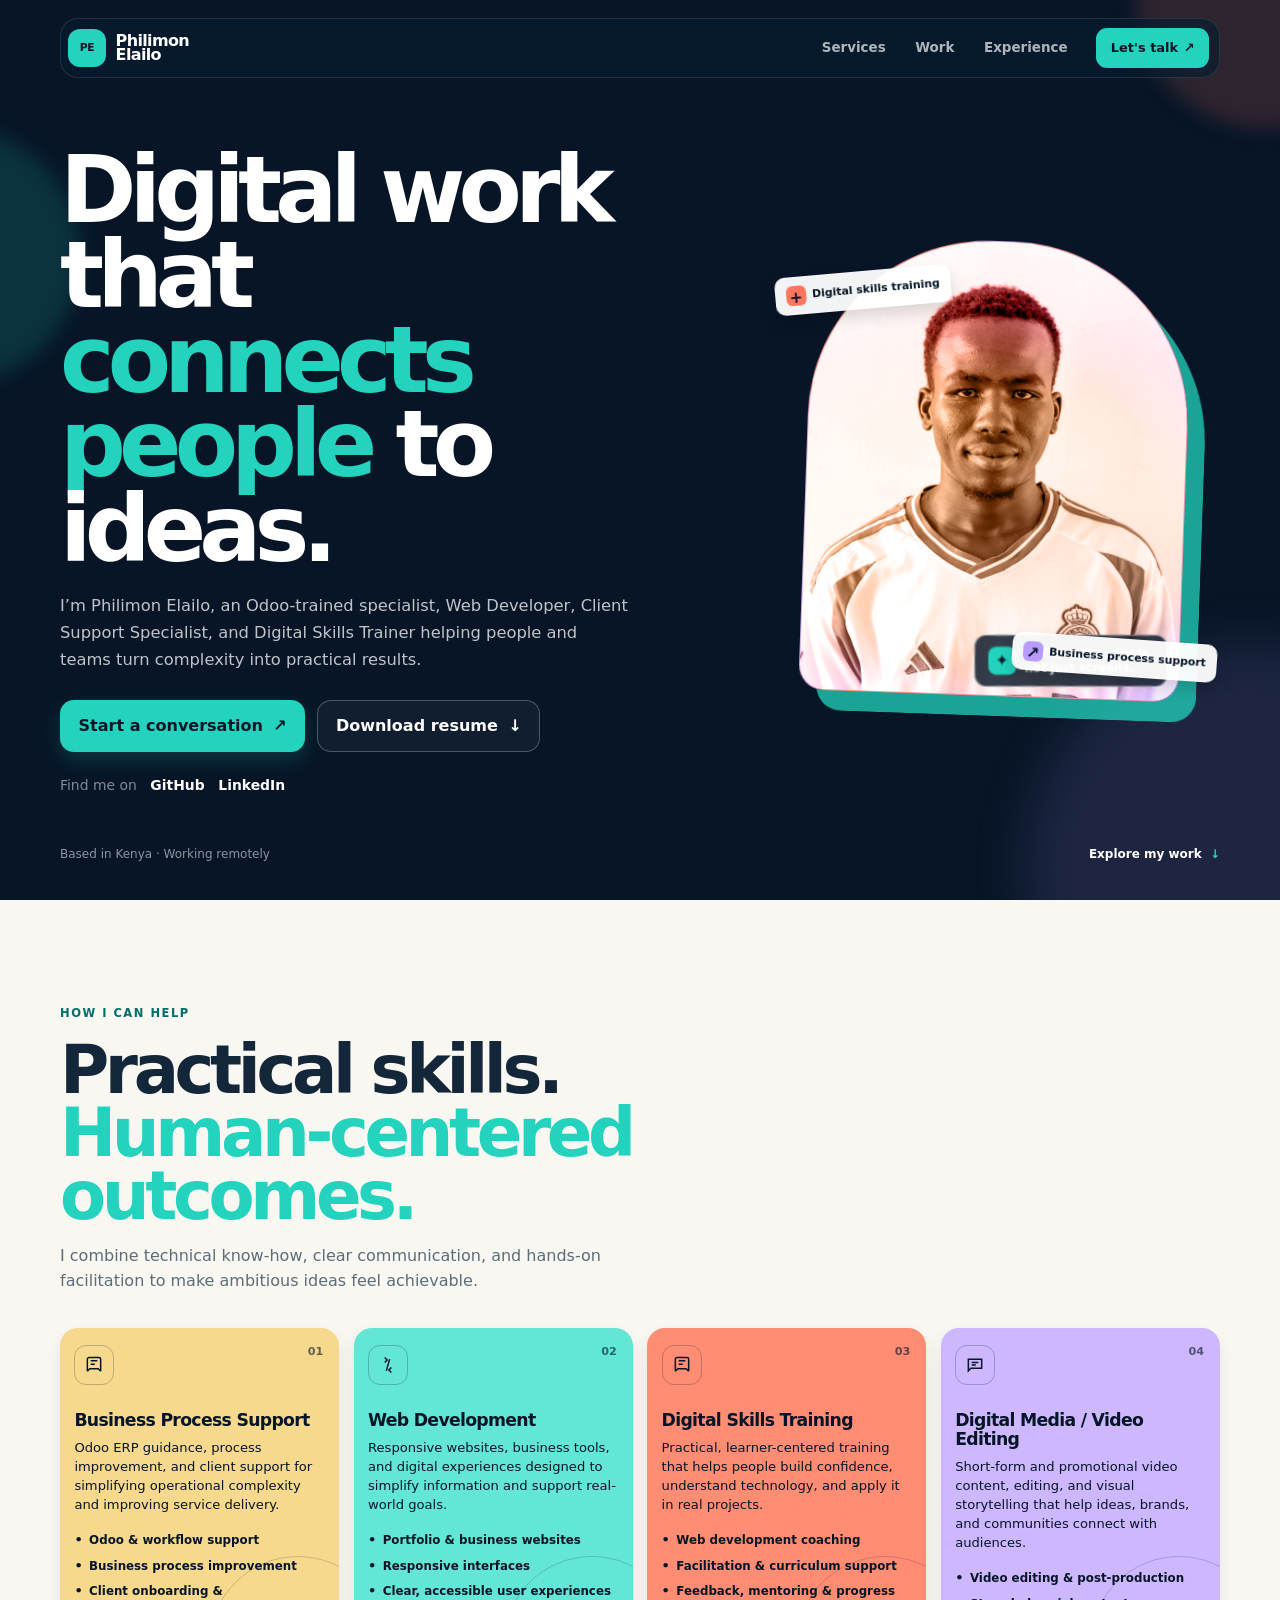
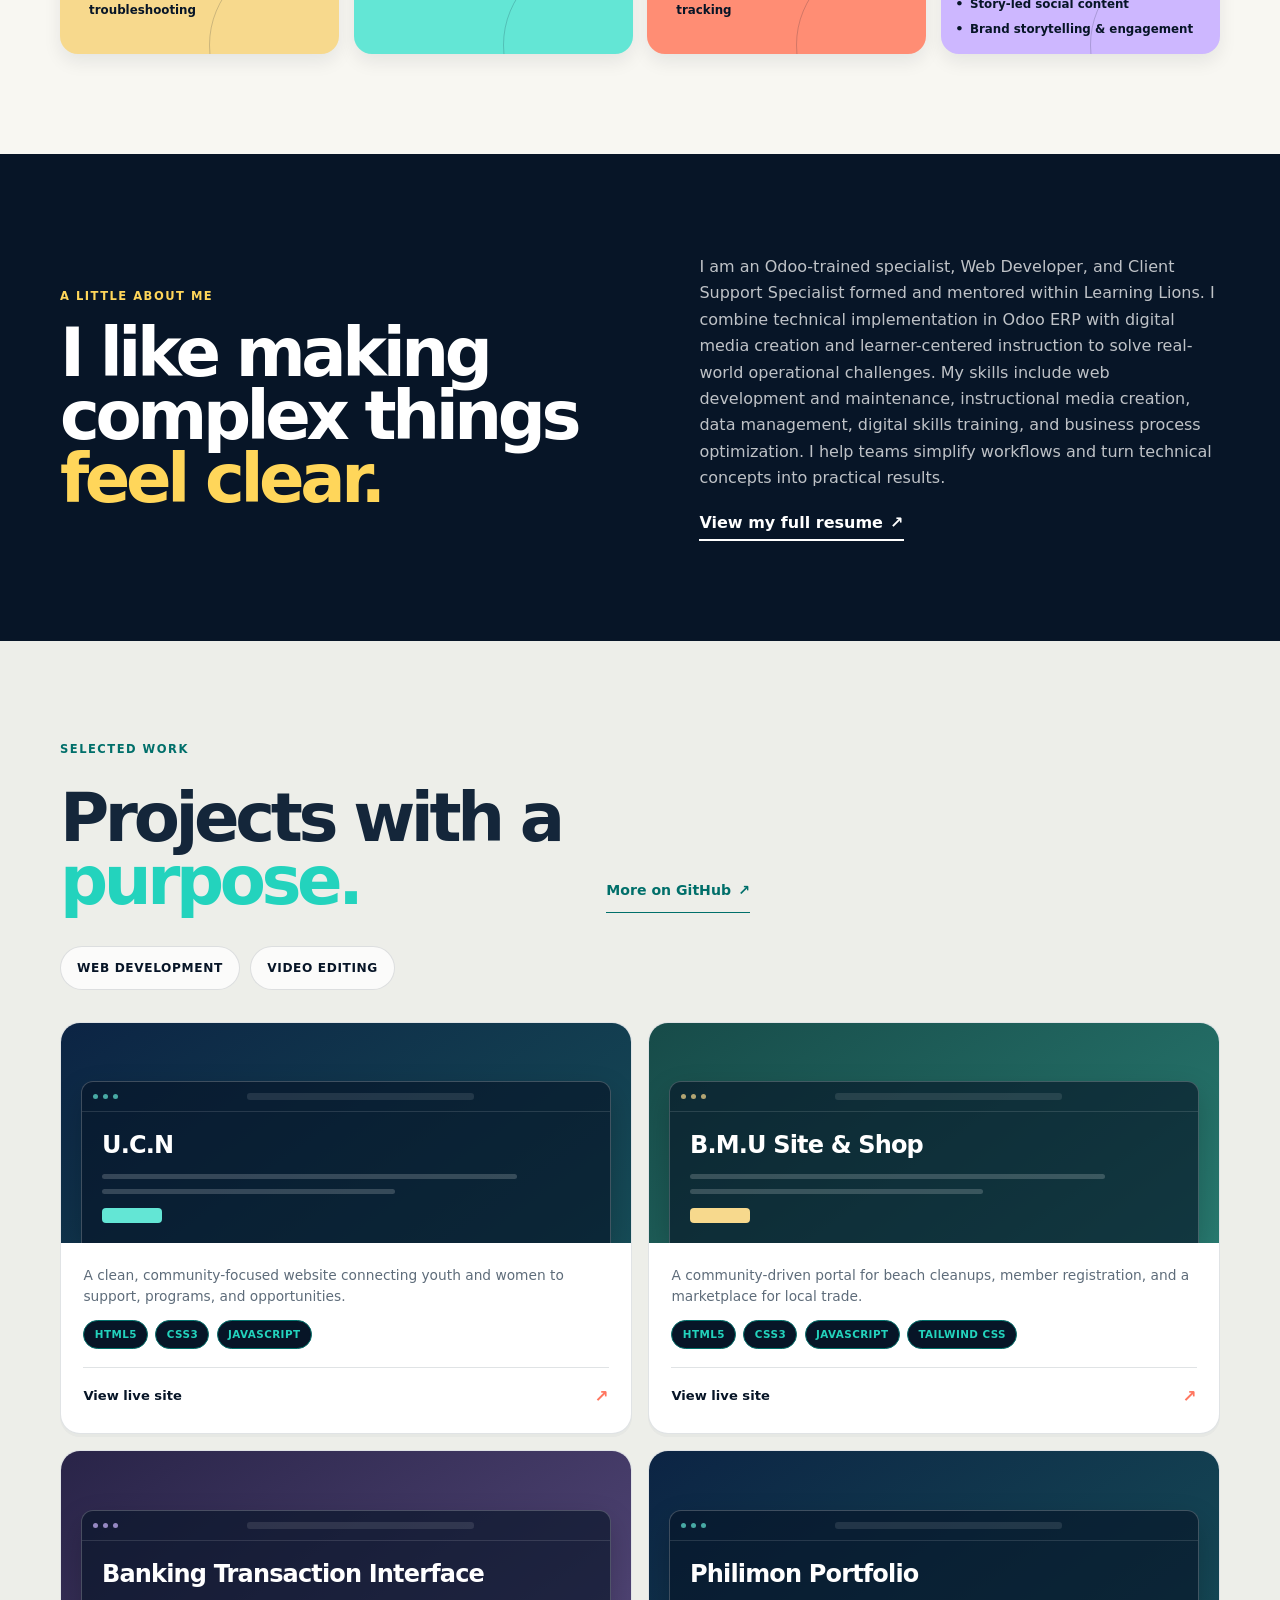
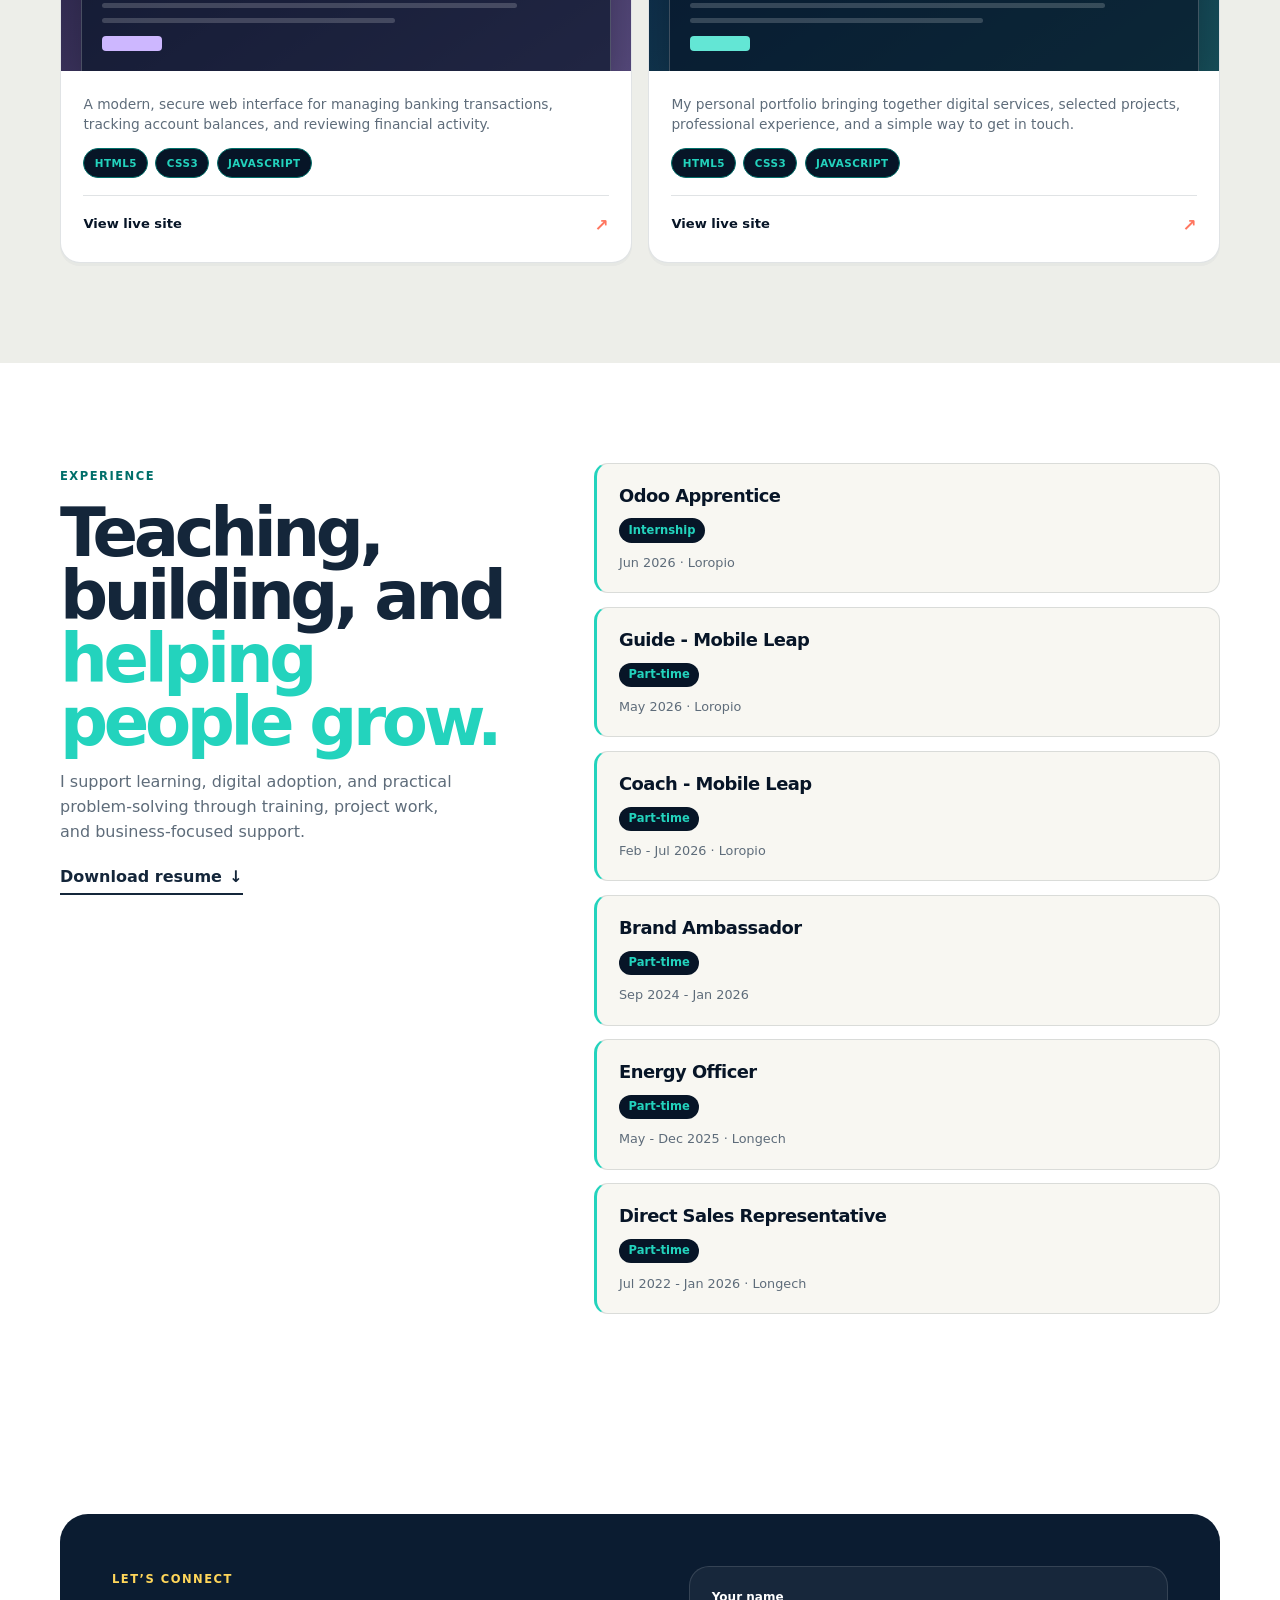
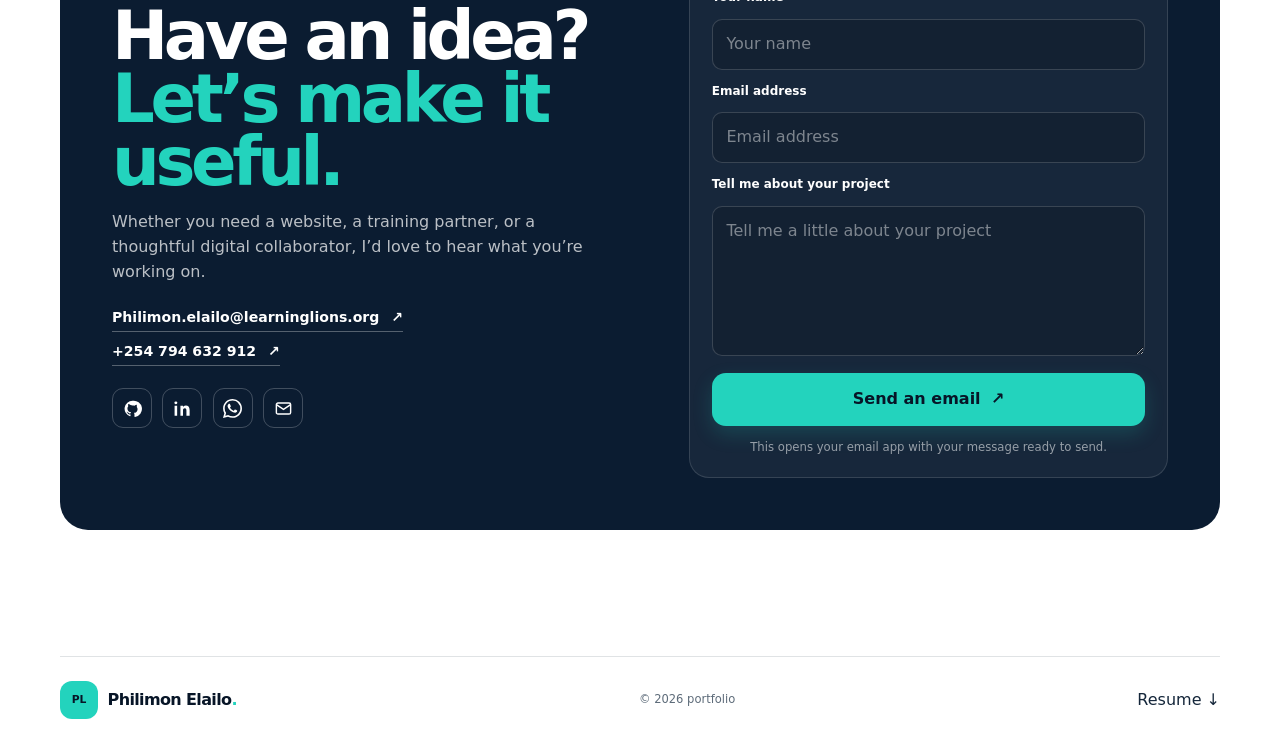
<file: index.html>
<!DOCTYPE html>
<html lang="en">
<head>
  <meta charset="UTF-8">
  <meta name="viewport" content="width=device-width, initial-scale=1.0">
  <meta name="description" content="Philimon Elailo is an Odoo-trained specialist, web developer, client support specialist, and digital skills trainer mentored within Learning Lions.">
  <meta name="theme-color" content="#071527">
  <title>Philimon Elailo | Digital Skills Trainer & Web Developer</title>
  <link rel="icon" type="image/jpeg" href="./favicon.jfif?v=3">
  <link rel="shortcut icon" href="./favicon.jfif?v=3" type="image/jpeg">
  <link rel="apple-touch-icon" href="./favicon.jfif?v=3" type="image/jpeg">
  <link rel="stylesheet" href="style.css">
</head>
<body>
  <a class="skip-link" href="#main-content">Skip to content</a>

  <header class="site-header" id="siteHeader">
    <div class="nav-shell">
      <a class="brand" href="#home" aria-label="Philimon Elailo - home">
        <span class="brand-mark">PE</span>
        <span class="brand-text">
          <span>Philimon<span class="brand-dot"></span></span>
          <span>Elailo</span>
        </span>
      </a>

      <nav class="desktop-nav" aria-label="Primary navigation">
        <a href="#services">Services</a>
        <a href="#work">Work</a>
        <a href="#experience">Experience</a>
      </nav>

      <div class="nav-actions">
        <a class="nav-contact" href="#contact">Let's talk <span aria-hidden="true">↗</span></a>
        <button class="menu-toggle" id="menuToggle" type="button" aria-label="Open menu" aria-controls="mobileMenu" aria-expanded="false">
          <span></span><span></span>
        </button>
      </div>
    </div>
  </header>

  <nav class="mobile-menu" id="mobileMenu" aria-label="Mobile navigation" aria-hidden="true">
    <a href="#services">Services</a>
    <a href="#work">Work</a>
    <a href="#experience">Experience</a>
    <a href="#contact">Let's work together <span aria-hidden="true">↗</span></a>
  </nav>

  <main id="main-content">
    <section class="hero" id="home">
      <div class="hero-orb hero-orb-one" aria-hidden="true"></div>
      <div class="hero-orb hero-orb-two" aria-hidden="true"></div>
      <div class="hero-grid content-width">
        <div class="hero-copy">
          <h1>Digital work that <span>connects people</span> to ideas.</h1>
          <p class="hero-intro">I’m Philimon Elailo, an Odoo-trained specialist, Web Developer, Client Support Specialist, and Digital Skills Trainer helping people and teams turn complexity into practical results.</p>
          <div class="hero-buttons">
            <a class="button button-primary" href="#contact">Start a conversation <span aria-hidden="true">↗</span></a>
            <a class="button button-secondary" href="Resume%20%28Philimon%20%20Elailo%29.pdf" download>Download resume <span aria-hidden="true">↓</span></a>
          </div>
          <div class="hero-social-row">
            <span>Find me on</span>
            <a href="https://github.com/philimonelailo" target="_blank" rel="noopener noreferrer">GitHub</a>
            <a href="https://www.linkedin.com/in/philimon-elailo-54816a283" target="_blank" rel="noopener noreferrer">LinkedIn</a>
          </div>
        </div>

        <div class="hero-visual reveal-on-load">
          <div class="portrait-card">
            <div class="portrait-glow" aria-hidden="true"></div>
            <img src="profile.jpg" alt="Philimon Elailo" class="portrait-image">
            <div class="portrait-label">
              <span class="portrait-label-icon" aria-hidden="true">✦</span>
              <span>Building for people,<br>not just screens.</span>
            </div>
          </div>
          <div class="floating-note note-top"><span class="note-symbol" aria-hidden="true">+</span> Digital skills training</div>
          <div class="floating-note note-bottom"><span class="note-symbol" aria-hidden="true">↗</span> Business process support</div>
        </div>
      </div>

      <div class="hero-footer content-width">
        <p>Based in Kenya · Working remotely</p>
        <a href="#services" class="scroll-cue">Explore my work <span aria-hidden="true">↓</span></a>
      </div>
    </section>

    <section class="services section" id="services">
      <div class="content-width">
        <div class="section-heading">
          <p class="eyebrow">How I can help</p>
          <h2>Practical skills.<br><span>Human-centered outcomes.</span></h2>
          <p>I combine technical know-how, clear communication, and hands-on facilitation to make ambitious ideas feel achievable.</p>
        </div>

        <div class="service-grid">
          <article class="service-card service-card-sand reveal">
            <div class="service-number">01</div>
            <div class="service-icon" aria-hidden="true">
              <svg viewBox="0 0 24 24" fill="none" stroke="currentColor" stroke-width="1.8"><path d="M4 19.5V5a2 2 0 0 1 2-2h12a2 2 0 0 1 2 2v14.5M8 7h8M8 11h5M4 19.5l3-3h10l3 3"/></svg>
            </div>
            <h3>Business Process Support</h3>
            <p>Odoo ERP guidance, process improvement, and client support for simplifying operational complexity and improving service delivery.</p>
            <ul>
              <li>Odoo & workflow support</li>
              <li>Business process improvement</li>
              <li>Client onboarding & troubleshooting</li>
            </ul>
          </article>

          <article class="service-card service-card-teal reveal">
            <div class="service-number">02</div>
            <div class="service-icon" aria-hidden="true">
              <svg viewBox="0 0 24 24" fill="none" stroke="currentColor" stroke-width="1.8"><path d="m8 9 3-3-3-3M16 15l-3 3 3 3M14 5l-4 14"/></svg>
            </div>
            <h3>Web Development</h3>
            <p>Responsive websites, business tools, and digital experiences designed to simplify information and support real-world goals.</p>
            <ul>
              <li>Portfolio & business websites</li>
              <li>Responsive interfaces</li>
              <li>Clear, accessible user experiences</li>
            </ul>
          </article>

          <article class="service-card service-card-coral reveal">
            <div class="service-number">03</div>
            <div class="service-icon" aria-hidden="true">
              <svg viewBox="0 0 24 24" fill="none" stroke="currentColor" stroke-width="1.8"><path d="M4 19.5V5a2 2 0 0 1 2-2h12a2 2 0 0 1 2 2v14.5M8 7h8M8 11h5M4 19.5l3-3h10l3 3"/></svg>
            </div>
            <h3>Digital Skills Training</h3>
            <p>Practical, learner-centered training that helps people build confidence, understand technology, and apply it in real projects.</p>
            <ul>
              <li>Web development coaching</li>
              <li>Facilitation & curriculum support</li>
              <li>Feedback, mentoring & progress tracking</li>
            </ul>
          </article>

          <article class="service-card service-card-lilac reveal">
            <div class="service-number">04</div>
            <div class="service-icon" aria-hidden="true">
              <svg viewBox="0 0 24 24" fill="none" stroke="currentColor" stroke-width="1.8"><path d="M4 5h16v11H7l-3 3V5Z"/><path d="M8 9h8M8 12h5"/></svg>
            </div>
            <h3>Digital Media / Video Editing</h3>
            <p>Short-form and promotional video content, editing, and visual storytelling that help ideas, brands, and communities connect with audiences.</p>
            <ul>
              <li>Video editing & post-production</li>
              <li>Story-led social content</li>
              <li>Brand storytelling & engagement</li>
            </ul>
          </article>
        </div>
      </div>
    </section>

    <section class="about-strip section">
      <div class="content-width about-layout">
        <div class="about-statement reveal">
          <p class="eyebrow">A little about me</p>
          <h2>I like making complex things <span>feel clear.</span></h2>
        </div>
        <div class="about-copy reveal">
          <p>I am an Odoo-trained specialist, Web Developer, and Client Support Specialist formed and mentored within Learning Lions. I combine technical implementation in Odoo ERP with digital media creation and learner-centered instruction to solve real-world operational challenges. My skills include web development and maintenance, instructional media creation, data management, digital skills training, and business process optimization. I help teams simplify workflows and turn technical concepts into practical results.</p>
          <a class="text-link" href="Resume%20%28Philimon%20%20Elailo%29.pdf" target="_blank" rel="noopener noreferrer">View my full resume <span aria-hidden="true">↗</span></a>
        </div>
      </div>
    </section>

    <section class="work section" id="work">
      <div class="content-width">
        <div class="section-heading section-heading-work">
          <p class="eyebrow">Selected work</p>
          <h2>Projects with a <span>purpose.</span></h2>
          <a class="inline-social-link" href="https://github.com/philimonelailo" target="_blank" rel="noopener noreferrer">More on GitHub <span aria-hidden="true">↗</span></a>
        </div>

        <div class="project-toolbar">
          <div class="project-filters" id="projectFilters" aria-label="Project categories">
            <button class="filter-tab" type="button" data-filter="web">Web Development</button>
            <button class="filter-tab" type="button" data-filter="video">Video Editing</button>
          </div>
        </div>

        <aside class="video-portfolio-callout" id="videoPortfolioCallout" hidden>
          <div class="video-portfolio-callout__content">
            <p class="video-portfolio-callout__eyebrow">Video portfolio</p>
            <h3>Watch my video editing work on YouTube.</h3>
            <p>Explore a playlist of edited projects, short-form content, and visual storytelling work directly on my YouTube channel.</p>
            <a href="https://youtube.com/@classicphilemon?si=9u10UZ4F9rAqw1VJ" target="_blank" rel="noopener noreferrer">WATCH ON YOUTUBE <span aria-hidden="true">↗</span></a>
          </div>
        </aside>

        <div class="project-grid" id="projectGrid" aria-live="polite"></div>
      </div>
    </section>

    <div class="video-modal" id="videoModal" aria-hidden="true">
      <div class="video-modal-backdrop" data-close-video-modal="true"></div>
      <div class="video-modal-dialog" role="dialog" aria-modal="true" aria-labelledby="videoModalTitle">
        <button class="video-modal-close" type="button" aria-label="Close video" data-close-video-modal="true">×</button>
        <p class="video-modal-title" id="videoModalTitle">Project video</p>
        <video id="videoPlayer" controls playsinline preload="metadata" src=""></video>
      </div>
    </div>

    <section class="experience section" id="experience">
      <div class="content-width experience-layout">
        <div class="experience-intro reveal">
          <p class="eyebrow">Experience</p>
          <h2>Teaching, building, and <span>helping people grow.</span></h2>
          <p>I support learning, digital adoption, and practical problem-solving through training, project work, and business-focused support.</p>
          <a class="text-link" href="Resume%20%28Philimon%20%20Elailo%29.pdf" download>Download resume <span aria-hidden="true">↓</span></a>
        </div>
        <div class="timeline reveal">
          <article class="timeline-item">
            <div>
              <h3>Odoo Apprentice</h3>
              <p>Internship</p>
              <span>Jun 2026 · Loropio</span>
            </div>
          </article>
          <article class="timeline-item">
            <div>
              <h3>Guide - Mobile Leap</h3>
              <p>Part-time</p>
              <span>May 2026 · Loropio</span>
            </div>
          </article>
          <article class="timeline-item">
            <div>
              <h3>Coach - Mobile Leap</h3>
              <p>Part-time</p>
              <span>Feb - Jul 2026 · Loropio</span>
            </div>
          </article>
          <article class="timeline-item">
            <div>
              <h3>Brand Ambassador</h3>
              <p>Part-time</p>
              <span>Sep 2024 - Jan 2026</span>
            </div>
          </article>
          <article class="timeline-item">
            <div>
              <h3>Energy Officer</h3>
              <p>Part-time</p>
              <span>May - Dec 2025 · Longech</span>
            </div>
          </article>
          <article class="timeline-item">
            <div>
              <h3>Direct Sales Representative</h3>
              <p>Part-time</p>
              <span>Jul 2022 - Jan 2026 · Longech</span>
            </div>
          </article>
        </div>
      </div>
    </section>

    <section class="contact section" id="contact">
      <div class="contact-panel content-width">
        <div class="contact-copy reveal">
          <p class="eyebrow">Let’s connect</p>
          <h2>Have an idea?<br><span>Let’s make it useful.</span></h2>
          <p>Whether you need a website, a training partner, or a thoughtful digital collaborator, I’d love to hear what you’re working on.</p>
          <div class="contact-direct-links">
            <a href="mailto:Philimon.elailo@learninglions.org">Philimon.elailo@learninglions.org <span aria-hidden="true">↗</span></a>
            <a href="tel:+254794632912">+254 794 632 912 <span aria-hidden="true">↗</span></a>
          </div>
          <div class="social-icons" aria-label="Professional and contact links">
            <a href="https://github.com/philimonelailo" target="_blank" rel="noopener noreferrer" aria-label="GitHub">
              <svg viewBox="0 0 24 24" fill="currentColor" aria-hidden="true"><path d="M12 2.2A10 10 0 0 0 8.84 21.69c.5.09.68-.22.68-.48v-1.77c-2.78.61-3.37-1.18-3.37-1.18-.45-1.16-1.11-1.47-1.11-1.47-.9-.62.07-.61.07-.61 1 .07 1.52 1.03 1.52 1.03.89 1.52 2.33 1.08 2.9.83.09-.65.35-1.08.63-1.33-2.22-.25-4.56-1.11-4.56-4.95 0-1.09.39-1.99 1.03-2.69-.1-.25-.45-1.27.1-2.65 0 0 .84-.27 2.75 1.03A9.55 9.55 0 0 1 12 8.1c.85 0 1.7.12 2.5.34 1.9-1.3 2.75-1.03 2.75-1.03.55 1.38.2 2.4.1 2.65.64.7 1.03 1.6 1.03 2.69 0 3.85-2.35 4.69-4.58 4.94.36.31.68.9.68 1.81v2.69c0 .26.18.57.69.47A10 10 0 0 0 12 2.2Z"/></svg>
            </a>
            <a href="https://www.linkedin.com/in/philimon-elailo-54816a283" target="_blank" rel="noopener noreferrer" aria-label="LinkedIn">
              <svg viewBox="0 0 24 24" fill="currentColor" aria-hidden="true"><path d="M5.24 8.55H2V21h3.24V8.55ZM3.62 3A1.89 1.89 0 1 0 3.62 6.78 1.89 1.89 0 0 0 3.62 3ZM21 13.86c0-3.76-2.01-5.51-4.7-5.51-2.17 0-3.14 1.19-3.68 2.02V8.55H9.38V21h3.24v-6.16c0-1.63.31-3.21 2.33-3.21 1.99 0 2.02 1.87 2.02 3.32V21H21v-7.14Z"/></svg>
            </a>
            <a href="https://wa.me/254794632912" target="_blank" rel="noopener noreferrer" aria-label="WhatsApp">
              <svg viewBox="0 0 24 24" fill="currentColor" aria-hidden="true"><path d="M20.52 3.48A11.94 11.94 0 0 0 12.03 0C5.45 0 .1 5.35.1 11.94c0 2.1.55 4.15 1.6 5.96L0 24l6.27-1.64a11.9 11.9 0 0 0 5.75 1.47h.01c6.58 0 11.94-5.35 11.94-11.94 0-3.19-1.24-6.18-3.45-8.41Zm-8.49 18.3h-.01a9.88 9.88 0 0 1-5.03-1.37l-.36-.21-3.72.98 1-3.62-.24-.38a9.86 9.86 0 0 1-1.51-5.25c0-5.45 4.43-9.88 9.88-9.88 2.64 0 5.12 1.03 6.99 2.9a9.81 9.81 0 0 1 2.9 6.99c0 5.45-4.44 9.88-9.9 9.88Zm5.41-7.4c-.3-.15-1.78-.88-2.06-.98-.28-.1-.48-.15-.69.15-.2.3-.78.98-.95 1.18-.18.2-.35.23-.65.08-1.79-.9-2.97-1.61-4.16-3.65-.32-.55.32-.51.91-1.7.1-.2.05-.37-.02-.52-.08-.15-.69-1.65-.94-2.26-.25-.6-.51-.52-.69-.53l-.58-.01c-.2 0-.52.08-.79.38-.27.3-1.04 1.01-1.04 2.47 0 1.45 1.07 2.86 1.21 3.06.15.2 2.1 3.2 5.09 4.5.71.3 1.27.49 1.7.63.72.23 1.37.2 1.89.12.58-.09 1.78-.73 2.03-1.43.25-.7.25-1.31.18-1.43-.08-.12-.28-.2-.58-.35Z"/></svg>
            </a>
            <a href="mailto:Philimon.elailo@learninglions.org" aria-label="Email">
              <svg viewBox="0 0 24 24" fill="none" stroke="currentColor" stroke-width="1.8" aria-hidden="true"><rect x="3" y="5" width="18" height="14" rx="2"/><path d="m3 7 9 6 9-6"/></svg>
            </a>
          </div>
        </div>

        <form class="contact-form reveal" id="contactForm">
          <label for="name">Your name</label>
          <input id="name" name="name" type="text" autocomplete="name" placeholder="Your name" required>
          <label for="email">Email address</label>
          <input id="email" name="email" type="email" autocomplete="email" placeholder="Email address" required>
          <label for="message">Tell me about your project</label>
          <textarea id="message" name="message" rows="5" placeholder="Tell me a little about your project" required></textarea>
          <button class="button button-primary" type="submit">Send an email <span aria-hidden="true">↗</span></button>
          <p class="form-note" id="formNote" role="status">This opens your email app with your message ready to send.</p>
        </form>
      </div>
    </section>
  </main>

  <footer class="site-footer">
    <div class="content-width footer-inner">
      <a class="brand" href="#home" aria-label="Back to top"><span class="brand-mark">PL</span><span>Philimon Elailo<span class="brand-dot">.</span></span></a>
      <p>© <span id="year"></span> portfolio</p>
      <div class="footer-actions">
        <a href="Resume%20%28Philimon%20%20Elailo%29.pdf" download>Resume <span aria-hidden="true">↓</span></a>
      </div>
    </div>
  </footer>

  <script>
    const projectGrid = document.getElementById('projectGrid');
    const projectState = document.getElementById('projectState');
    const filterTabs = document.querySelectorAll('.filter-tab');
    const videoModal = document.getElementById('videoModal');
    const videoPlayer = document.getElementById('videoPlayer');
    const videoModalTitle = document.getElementById('videoModalTitle');

    const defaultProjects = [
      {
        id: 'demo-web-1',
        title: 'U.C.N',
        type: 'web',
        description: 'A clean, community-focused website connecting youth and women to support, programs, and opportunities.',
        tags: ['HTML5', 'CSS3', 'JavaScript'],
        media_url: '',
        project_url: 'https://philimonelailo.github.io/ucn/',
        display_order: 1
      },
      {
        id: 'demo-web-2',
        title: 'B.M.U Site & Shop',
        type: 'web',
        description: 'A community-driven portal for beach cleanups, member registration, and a marketplace for local trade.',
        tags: ['HTML5', 'CSS3', 'JavaScript', 'Tailwind CSS'],
        media_url: '',
        project_url: 'https://philimonelailo.github.io/Fish-market/',
        display_order: 2
      },
      {
        id: 'demo-web-3',
        title: 'Banking Transaction Interface',
        type: 'web',
        description: 'A modern, secure web interface for managing banking transactions, tracking account balances, and reviewing financial activity.',
        tags: ['HTML5', 'CSS3', 'JavaScript'],
        media_url: '',
        project_url: 'https://philimonelailo.github.io/banking-transaction-interface/',
        display_order: 3
      },
      {
        id: 'demo-web-4',
        title: 'Philimon Portfolio',
        type: 'web',
        description: 'My personal portfolio bringing together digital services, selected projects, professional experience, and a simple way to get in touch.',
        tags: ['HTML5', 'CSS3', 'JavaScript'],
        media_url: '',
        project_url: 'https://philimonelailo.github.io/Philimon-portfolio/',
        display_order: 4
      }
    ];

    function escapeHtml(value = '') {
      return String(value)
        .replace(/&/g, '&amp;')
        .replace(/</g, '&lt;')
        .replace(/>/g, '&gt;')
        .replace(/"/g, '&quot;')
        .replace(/'/g, '&#039;');
    }

    function getProjectTags(project) {
      if (Array.isArray(project.tags)) return project.tags.filter(Boolean);
      if (!project.tags) return [];
      return String(project.tags).split(',').map((tag) => tag.trim()).filter(Boolean);
    }

    function openVideoModal(videoUrl, title) {
      if (!videoModal || !videoPlayer) return;
      videoModal.classList.add('visible');
      videoModal.setAttribute('aria-hidden', 'false');
      videoPlayer.src = videoUrl || '';
      if (videoModalTitle) videoModalTitle.textContent = title || 'Project video';
    }

    function closeVideoModal() {
      if (!videoModal || !videoPlayer) return;
      videoModal.classList.remove('visible');
      videoModal.setAttribute('aria-hidden', 'true');
      videoPlayer.pause();
      videoPlayer.removeAttribute('src');
      videoPlayer.load();
    }

    function renderProjectCard(project) {
      const tags = getProjectTags(project);
      const tagMarkup = tags.length ? tags.map((tag) => `<span>${escapeHtml(tag)}</span>`).join('') : '<span>Featured</span>';

      if (project.type === 'video') {
        const poster = project.media_url || 'https://images.unsplash.com/photo-1492691527719-9d1e07e534b4?auto=format&fit=crop&w=1200&q=80';
        const projectLink = project.project_url ? `<a href="${encodeURI(project.project_url)}" target="_blank" rel="noopener noreferrer">Watch project <span aria-hidden="true">↗</span></a>` : '';

        return `
          <article class="project-card project-card-video reveal">
            <button class="project-video-trigger" type="button" data-video-url="${escapeHtml(project.media_url || '')}" data-video-title="${escapeHtml(project.title || 'Video Project')}" aria-label="Play ${escapeHtml(project.title || 'video project')}">
              <div class="project-art project-art-video" style="background-image: url('${escapeHtml(poster)}');">
                <span class="video-play-badge" aria-hidden="true">▶</span>
              </div>
            </button>
            <div class="project-details">
              <p class="project-type">Video editing • video</p>
              <h3>${escapeHtml(project.title || 'Untitled project')}</h3>
              <p>${escapeHtml(project.description || 'No description available yet.')}</p>
              <div class="project-stack" aria-label="Project tags">${tagMarkup}</div>
              ${projectLink}
            </div>
          </article>
        `;
      }

      const projectLink = project.project_url
        ? `<a href="${encodeURI(project.project_url)}" target="_blank" rel="noopener noreferrer" aria-label="View ${escapeHtml(project.title || 'project')} live site (opens in a new tab)">View live site <span aria-hidden="true">↗</span></a>`
        : '<span class="project-link-placeholder">Project link pending</span>';

      return `
        <article class="project-card project-card-site reveal">
          <div class="project-art project-art-web">
            <div class="project-browser">
              <div class="project-browser-bar"><i></i><i></i><i></i><span></span></div>
              <div class="project-browser-content">
                <h3 class="art-project-title">${escapeHtml(project.title || 'Project')}</h3>
                <span class="project-browser-line"></span>
                <span class="project-browser-line"></span>
                <span class="project-browser-button"></span>
              </div>
            </div>
          </div>
          <div class="project-details">
            <p>${escapeHtml(project.description || 'No description available yet.')}</p>
            <div class="project-stack" aria-label="Project tags">${tagMarkup}</div>
            ${projectLink}
          </div>
        </article>
      `;
    }

    let activeFilter = 'all';
    const videoPortfolioCallout = document.getElementById('videoPortfolioCallout');

    function updateVideoPortfolioCallout() {
      if (!videoPortfolioCallout) return;
      const isVideoFilterActive = activeFilter === 'video';
      videoPortfolioCallout.hidden = !isVideoFilterActive;
      videoPortfolioCallout.classList.toggle('visible', isVideoFilterActive);
    }

    function renderProjects(projects) {
      if (!projectGrid) return;

      const filteredProjects = projects.filter((project) => {
        return activeFilter === 'all' ? true : project.type === activeFilter;
      });

      if (!filteredProjects.length) {
        projectGrid.innerHTML = '';
        if (projectState) {
          projectState.hidden = false;
          projectState.textContent = 'No projects match this filter yet.';
        }
        return;
      }

      projectGrid.innerHTML = filteredProjects.map(renderProjectCard).join('');
      if (projectState) projectState.hidden = true;

      projectGrid.querySelectorAll('[data-video-url]').forEach((trigger) => {
        trigger.addEventListener('click', () => {
          openVideoModal(trigger.getAttribute('data-video-url'), trigger.getAttribute('data-video-title'));
        });
      });

      projectGrid.querySelectorAll('.reveal').forEach((item) => item.classList.add('visible'));
    }

    function initProjectGallery() {
      renderProjects(defaultProjects);
      updateVideoPortfolioCallout();

      filterTabs.forEach((button) => {
        button.addEventListener('click', () => {
          activeFilter = button.dataset.filter || 'all';
          filterTabs.forEach((tab) => tab.classList.toggle('active', tab === button));
          updateVideoPortfolioCallout();
          renderProjects(defaultProjects);
        });
      });

      if (videoModal) {
        videoModal.addEventListener('click', (event) => {
          if (event.target.matches('[data-close-video-modal]')) {
            closeVideoModal();
          }
        });

        document.addEventListener('keydown', (event) => {
          if (event.key === 'Escape' && videoModal.classList.contains('visible')) {
            closeVideoModal();
          }
        });
      }
    }

    initProjectGallery();
  </script>
  <script src="script.js"></script>
</body>
</html>
</file>
<file: style.css>
:root {
  --ink: #071527;
  --ink-soft: #0b1c31;
  --paper: #f8f7f2;
  --paper-deep: #edeee9;
  --white: #ffffff;
  --text: #14263a;
  --muted: #5e6c7a;
  --line: rgba(20, 38, 58, 0.13);
  --teal: #23d3bd;
  --teal-dark: #006f6a;
  --coral: #ff765f;
  --lilac: #b89bff;
  --yellow: #ffd65a;
  --shadow: 0 18px 48px rgba(7, 21, 39, 0.12);
  --content: 1160px;
  --radius: 24px;
}

* { box-sizing: border-box; }

html { scroll-behavior: smooth; }

body {
  margin: 0;
  min-width: 320px;
  overflow-x: hidden;
  background: var(--paper);
  color: var(--text);
  font-family: Inter, ui-sans-serif, system-ui, -apple-system, BlinkMacSystemFont, "Segoe UI", sans-serif;
  line-height: 1.55;
  -webkit-font-smoothing: antialiased;
}

body.menu-open { overflow: hidden; }

img { display: block; max-width: 100%; }

a { color: inherit; text-decoration: none; }

button, input, textarea { font: inherit; }

button { cursor: pointer; }

::selection { background: var(--teal); color: var(--ink); }

:focus-visible { outline: 3px solid var(--coral); outline-offset: 4px; }

[id] { scroll-margin-top: 88px; }

.content-width {
  width: min(var(--content), calc(100% - 40px));
  margin-inline: auto;
}

.skip-link {
  position: fixed;
  top: -100px;
  left: 1rem;
  z-index: 2000;
  padding: .7rem 1rem;
  border-radius: 8px;
  background: var(--white);
  color: var(--ink);
  font-weight: 800;
}

.skip-link:focus { top: 1rem; }

.site-header {
  position: fixed;
  inset: 0 0 auto;
  z-index: 100;
  padding: 12px 0;
  transition: background .25s ease, box-shadow .25s ease, padding .25s ease;
}

.site-header.scrolled {
  padding: 8px 0;
  background: rgba(7, 21, 39, .89);
  box-shadow: 0 8px 28px rgba(0, 0, 0, .12);
  backdrop-filter: blur(16px);
}

.nav-shell {
  width: min(var(--content), calc(100% - 32px));
  min-height: 56px;
  margin: auto;
  padding: 0 10px 0 4px;
  display: flex;
  align-items: center;
  justify-content: space-between;
  gap: 1rem;
  border: 1px solid rgba(255,255,255,.1);
  border-radius: 18px;
  background: rgba(8, 28, 48, .68);
  color: var(--white);
  backdrop-filter: blur(16px);
}

.brand { display: inline-flex; align-items: center; gap: .6rem; font-weight: 800; letter-spacing: -.04em; }
.brand-mark { display: grid; place-items: center; width: 38px; height: 38px; border-radius: 12px; background: var(--teal); color: var(--ink); font-size: .67rem; letter-spacing: -.02em; }
.brand-text { display: flex; flex-direction: column; line-height: .85; }
.brand-text span { display: block; }
.brand-dot { color: var(--teal); }

.desktop-nav { display: none; }

.nav-actions { display: flex; align-items: center; gap: .25rem; }

.nav-contact { display: none; }

.menu-toggle {
  width: 44px;
  height: 44px;
  display: grid;
  place-content: center;
  gap: 6px;
  border: 0;
  border-radius: 12px;
  background: transparent;
  color: var(--white);
}

.menu-toggle span { display: block; width: 20px; height: 2px; background: currentColor; transition: transform .2s ease; }
.menu-toggle[aria-expanded="true"] span:first-child { transform: translateY(4px) rotate(45deg); }
.menu-toggle[aria-expanded="true"] span:last-child { transform: translateY(-4px) rotate(-45deg); }

.mobile-menu {
  position: fixed;
  inset: 0;
  z-index: 90;
  display: flex;
  flex-direction: column;
  justify-content: center;
  gap: .45rem;
  padding: 6rem 2rem 2rem;
  background: var(--ink);
  color: var(--white);
  opacity: 0;
  pointer-events: none;
  transform: translateY(-8px);
  transition: opacity .25s ease, transform .25s ease;
}

.mobile-menu.open { opacity: 1; pointer-events: auto; transform: none; }
.mobile-menu a { padding: .75rem 0; border-bottom: 1px solid rgba(255,255,255,.14); font-size: clamp(1.8rem, 9vw, 3rem); font-weight: 750; letter-spacing: -.05em; }
.mobile-menu a:last-child { margin-top: 1rem; color: var(--teal); border-bottom: 0; font-size: 1.2rem; letter-spacing: -.02em; }

.hero {
  position: relative;
  isolation: isolate;
  overflow: hidden;
  padding: 122px 0 30px;
  background: var(--ink);
  color: var(--white);
}

.hero::after { content: ""; position: absolute; z-index: -1; right: -12rem; bottom: -12rem; width: 28rem; height: 28rem; border-radius: 50%; background: rgba(184, 155, 255, .12); filter: blur(25px); }
.hero-orb { position: absolute; z-index: -1; width: 16rem; height: 16rem; border-radius: 50%; filter: blur(10px); }
.hero-orb-one { top: 8rem; left: -11rem; background: rgba(35, 211, 189, .16); }
.hero-orb-two { top: -8rem; right: -7rem; background: rgba(255, 118, 95, .16); }

.hero-grid { display: grid; gap: 2rem; }

.hero-copy { padding-top: .5rem; }

.eyebrow {
  display: inline-flex;
  align-items: center;
  gap: .5rem;
  margin: 0 0 1rem;
  color: var(--teal-dark);
  font-size: .72rem;
  font-weight: 850;
  letter-spacing: .13em;
  text-transform: uppercase;
}

.hero .eyebrow { color: #a5f5e9; }
.availability { padding: .45rem .7rem; border: 1px solid rgba(164, 245, 233, .2); border-radius: 999px; background: rgba(35, 211, 189, .08); letter-spacing: .08em; }
.status-dot { width: 7px; height: 7px; border-radius: 50%; background: var(--teal); box-shadow: 0 0 0 4px rgba(35,211,189,.13); }

h1, h2, h3, p { margin-top: 0; }

.hero h1 {
  max-width: 700px;
  margin-bottom: 1.3rem;
  font-size: clamp(2.55rem, 11vw, 5.7rem);
  font-weight: 800;
  letter-spacing: -.075em;
  line-height: .92;
}

.hero h1 span, h2 span { color: var(--teal); }

.hero-intro { max-width: 570px; margin-bottom: 1.65rem; color: rgba(255,255,255,.75); font-size: 1.02rem; line-height: 1.65; }

.hero-buttons { display: grid; gap: .75rem; max-width: 360px; }

.button {
  min-height: 52px;
  display: inline-flex;
  align-items: center;
  justify-content: center;
  gap: .65rem;
  padding: .8rem 1.1rem;
  border: 1px solid transparent;
  border-radius: 14px;
  font-weight: 800;
  text-align: center;
  transition: transform .2s ease, box-shadow .2s ease, background .2s ease;
}

.button:hover { transform: translateY(-2px); }
.button-primary { background: var(--teal); color: var(--ink); box-shadow: 0 8px 20px rgba(35,211,189,.18); }
.button-primary:hover { background: #65ead9; box-shadow: 0 12px 24px rgba(35,211,189,.25); }
.button-secondary { border-color: rgba(255,255,255,.25); color: var(--white); background: rgba(255,255,255,.04); }
.button-secondary:hover { border-color: var(--white); background: rgba(255,255,255,.1); }

.hero-social-row { display: flex; flex-wrap: wrap; gap: .35rem .85rem; margin-top: 1.4rem; color: rgba(255,255,255,.5); font-size: .87rem; }
.hero-social-row a { color: var(--white); font-weight: 700; }
.hero-social-row a:hover { color: var(--teal); }

.hero-visual { position: relative; width: min(100%, 360px); margin: .6rem auto .5rem; padding: 15px; }
.portrait-card { position: relative; min-height: 375px; overflow: hidden; border: 1px solid rgba(255,255,255,.16); border-radius: 180px 180px 25px 25px; background: linear-gradient(145deg, var(--coral), var(--lilac)); transform: rotate(2deg); box-shadow: 18px 20px 0 rgba(35,211,189,.75); }
.portrait-glow { position: absolute; inset: 22% -15% -4%; border-radius: 50%; background: var(--yellow); opacity: .5; filter: blur(35px); }
.portrait-image { position: relative; z-index: 1; width: 100%; height: 375px; object-fit: cover; object-position: center top; mix-blend-mode: luminosity; filter: contrast(1.08); }
.portrait-label { position: absolute; z-index: 2; right: .7rem; bottom: .7rem; display: flex; align-items: center; gap: .55rem; padding: .65rem .8rem; border: 1px solid rgba(255,255,255,.4); border-radius: 12px; background: rgba(7,21,39,.82); backdrop-filter: blur(8px); color: var(--white); font-size: .72rem; font-weight: 700; line-height: 1.25; transform: rotate(-2deg); }
.portrait-label-icon { display: grid; place-items: center; width: 28px; height: 28px; border-radius: 8px; background: var(--teal); color: var(--ink); font-size: 1rem; }
.floating-note { position: absolute; z-index: 3; display: flex; align-items: center; gap: .4rem; padding: .5rem .6rem; border: 1px solid rgba(255,255,255,.22); border-radius: 10px; background: rgba(255,255,255,.95); box-shadow: 0 8px 16px rgba(0,0,0,.14); color: var(--ink); font-size: .68rem; font-weight: 800; white-space: nowrap; }
.note-symbol { display: grid; place-items: center; width: 20px; height: 20px; border-radius: 6px; background: var(--coral); font-size: 1rem; }
.note-top { top: 2.8rem; left: -1rem; transform: rotate(-5deg); }
.note-bottom { right: -1rem; bottom: 2.2rem; transform: rotate(4deg); }
.note-bottom .note-symbol { background: var(--lilac); }

.hero-footer { display: flex; justify-content: space-between; gap: 1rem; padding-top: 2.2rem; color: rgba(255,255,255,.55); font-size: .75rem; }
.hero-footer p { margin: 0; }
.scroll-cue { color: var(--white); font-weight: 750; }
.scroll-cue span { display: inline-block; margin-left: .25rem; color: var(--teal); }

.section { padding: 74px 0; }
.section-heading { max-width: 690px; }
.section-heading h2, .about-layout h2, .experience h2, .contact h2 { margin-bottom: 1rem; font-size: clamp(2.3rem, 10vw, 4.2rem); font-weight: 800; letter-spacing: -.065em; line-height: .94; }
.section-heading > p:last-child { max-width: 570px; margin-bottom: 0; color: var(--muted); font-size: 1rem; }

.service-grid { display: grid; gap: .9rem; margin-top: 2.1rem; grid-template-columns: minmax(0, 1fr); align-items: stretch; }
.service-card { position: relative; overflow: hidden; min-height: 260px; padding: 1.1rem 1rem 1rem; border-radius: 18px; color: var(--ink); box-shadow: 0 8px 18px rgba(7, 21, 39, 0.08); }
.service-card::after { content: ""; position: absolute; right: -3rem; bottom: -5rem; width: 11rem; height: 11rem; border: 1px solid currentColor; border-radius: 50%; opacity: .18; }
.service-card-teal { background: #63e6d5; }
.service-card-coral { background: #ff8d74; }
.service-card-lilac { background: #cdb7ff; }
.service-card-sand { background: #f7d98d; }
.service-number { position: absolute; top: .95rem; right: 1rem; font-size: .7rem; font-weight: 800; opacity: .62; }
.service-icon { display: grid; place-items: center; width: 40px; height: 40px; margin-bottom: 1.6rem; border: 1px solid rgba(7,21,39,.24); border-radius: 12px; }
.service-icon svg { width: 20px; height: 20px; }
.service-card h3 { position: relative; z-index: 1; margin-bottom: .5rem; font-size: 1.08rem; line-height: 1.1; letter-spacing: -.04em; }
.service-card p { position: relative; z-index: 1; min-height: 68px; margin-bottom: 1rem; font-size: .82rem; line-height: 1.45; }
.service-card ul { position: relative; z-index: 1; display: grid; gap: .35rem; margin: 0; padding: 0; list-style: none; font-size: .74rem; font-weight: 700; }
.service-card li { display: flex; align-items: baseline; gap: .4rem; }
.service-card li::before { content: "•"; font-size: 1.1em; }

.about-strip { background: var(--ink); color: var(--white); }
.about-layout { display: grid; gap: 1.5rem; }
.about-layout .eyebrow { color: var(--yellow); }
.about-layout h2 { margin-bottom: 0; }
.about-layout h2 span { color: var(--yellow); }
.about-copy { max-width: 540px; }
.about-copy p { margin-bottom: 1.2rem; color: rgba(255,255,255,.74); font-size: 1rem; line-height: 1.65; }
.text-link { display: inline-flex; align-items: center; gap: .45rem; padding-bottom: .2rem; border-bottom: 2px solid currentColor; font-weight: 800; }
.text-link:hover { color: var(--teal); }

.work { background: var(--paper-deep); }
.section-heading-work { display: flex; flex-wrap: wrap; align-items: flex-end; justify-content: space-between; gap: .75rem 2rem; }
.section-heading-work .eyebrow, .section-heading-work h2 { width: 100%; }
.section-heading-work h2 { margin-bottom: 0; }
.inline-social-link { display: inline-flex; gap: .45rem; padding: .65rem 0; color: var(--teal-dark); border-bottom: 1px solid currentColor; font-size: .88rem; font-weight: 850; }

.project-grid { display: grid; gap: 1rem; margin-top: 2.3rem; grid-template-columns: repeat(4, minmax(0, 1fr)); align-items: stretch; }
.project-card { display: flex; flex-direction: column; overflow: hidden; border: 1px solid var(--line); border-radius: 20px; background: var(--white); box-shadow: 0 3px 0 rgba(20,38,58,.03); transition: transform .25s ease, box-shadow .25s ease; min-height: 100%; }
.project-card:hover { transform: translateY(-5px); box-shadow: var(--shadow); }
.project-art { position: relative; min-height: 174px; overflow: hidden; }
.project-details { display: flex; flex-direction: column; justify-content: space-between; flex: 1; padding: 1.1rem 1rem 1rem; }
.project-type { margin-bottom: .45rem; color: var(--teal-dark); font-size: .69rem; font-weight: 850; letter-spacing: .09em; text-transform: uppercase; }
.project-details h3 { margin-bottom: .55rem; font-size: 1.2rem; letter-spacing: -.045em; line-height: 1.1; }
.project-details > p:not(.project-type) { min-height: 76px; margin-bottom: 1rem; color: var(--muted); font-size: .86rem; line-height: 1.5; }
.project-stack { display: flex; flex-wrap: wrap; gap: .45rem; margin: .1rem 0 1rem; }
.project-stack span { display: inline-flex; padding: .35rem .65rem; border: 1px solid var(--teal-dark); border-radius: 999px; background: var(--ink); color: var(--teal); font-size: .65rem; font-weight: 800; letter-spacing: .04em; text-transform: uppercase; }
.project-details a, .project-links a { display: inline-flex; align-items: center; gap: .4rem; color: var(--ink); font-size: .82rem; font-weight: 850; margin-top: auto; }
.project-details a span, .project-links a span { color: var(--coral); font-size: 1.05rem; }
.project-links { display: flex; flex-wrap: wrap; gap: .8rem 1.35rem; margin-top: .75rem; }

.art-network { background: #0c2444; }
.art-title { position: absolute; z-index: 2; top: 50%; left: 50%; color: var(--white); font-size: 3.7rem; font-weight: 850; letter-spacing: -.09em; transform: translate(-50%, -50%); }
.art-node { position: absolute; z-index: 2; width: 18px; height: 18px; border: 5px solid var(--teal); border-radius: 50%; background: #0c2444; }
.node-one { top: 25%; left: 22%; }.node-two { top: 65%; left: 33%; }.node-three { top: 29%; right: 23%; }
.art-line { position: absolute; z-index: 1; height: 2px; background: var(--teal); transform-origin: left; opacity: .7; }
.line-one { top: 34%; left: 28%; width: 42%; transform: rotate(-7deg); }.line-two { top: 42%; left: 27%; width: 24%; transform: rotate(59deg); }
.art-bmu { display: grid; place-items: center; background: linear-gradient(155deg, #1b7d78, #0d4c5f 52%, #e3b447); color: #effaf9; }
.art-bmu span { position: relative; z-index: 2; font-size: 1.5rem; letter-spacing: .1em; line-height: 1.1; font-weight: 800; }
.art-bmu i, .art-bmu b { position: absolute; width: 10rem; height: 10rem; border: 1px solid rgba(255,255,255,.5); border-radius: 50%; }.art-bmu i { top: -5rem; left: -2rem; }.art-bmu b { right: -4rem; bottom: -6rem; }
.art-portfolio { display: grid; place-items: center; background: linear-gradient(180deg, #eef6ff 0%, #dfeeff 40%, #7fd0d7 100%); color: #0c2d45; }
.art-portfolio span { position: relative; z-index: 2; font-size: 1.4rem; font-weight: 900; letter-spacing: .14em; }
.art-portfolio i, .art-portfolio b { position: absolute; width: 11rem; height: 11rem; border: 1px solid rgba(12,45,69,.22); border-radius: 50%; }.art-portfolio i { top: -5rem; left: -2rem; }.art-portfolio b { right: -4rem; bottom: -6rem; }
.experience { background: var(--white); }
.experience-layout { display: grid; gap: 2.3rem; }
.experience-intro > p:not(.eyebrow) { max-width: 410px; margin-bottom: 1.3rem; color: var(--muted); }
.timeline { display: grid; gap: .85rem; }
.timeline-item { padding: 1.25rem 1.4rem; border: 1px solid var(--line); border-left: 3px solid var(--teal); border-radius: 14px; background: var(--paper); }
.timeline-item h3 { margin-bottom: .6rem; color: var(--ink); font-size: 1.12rem; line-height: 1.3; letter-spacing: -.03em; }
.timeline-item div > p { display: inline-block; margin-bottom: .65rem; padding: .2rem .6rem; border-radius: 999px; background: var(--ink); color: var(--teal); font-size: .72rem; font-weight: 750; }
.timeline-item span { display: block; color: var(--muted); font-size: .8rem; line-height: 1.5; }

.contact { padding-top: 0; background: var(--white); }
.contact-panel { display: grid; gap: 2rem; padding: 2rem; border-radius: 28px; background: var(--ink-soft); color: var(--white); }
.contact .eyebrow { color: var(--yellow); }
.contact h2 { margin-bottom: 1rem; }.contact h2 span { color: var(--teal); }
.contact-copy > p:not(.eyebrow) { max-width: 500px; color: rgba(255,255,255,.72); }
.contact-direct-links { display: grid; gap: .55rem; margin: 1.4rem 0; }
.contact-direct-links a { display: inline-flex; align-items: center; justify-content: space-between; gap: .75rem; width: fit-content; max-width: 100%; padding-bottom: .15rem; border-bottom: 1px solid rgba(255,255,255,.3); color: var(--white); font-size: .88rem; font-weight: 750; overflow-wrap: anywhere; }.contact-direct-links a:hover { color: var(--teal); }
.social-icons { display: flex; gap: .65rem; }.social-icons a { display: grid; place-items: center; width: 40px; height: 40px; border: 1px solid rgba(255,255,255,.22); border-radius: 11px; color: var(--white); transition: transform .2s ease, background .2s ease; }.social-icons a:hover { background: var(--teal); color: var(--ink); transform: translateY(-2px); }.social-icons svg { width: 19px; height: 19px; }

.contact-form { display: grid; gap: .75rem; padding: 1.15rem; border: 1px solid rgba(255,255,255,.13); border-radius: 20px; background: rgba(255,255,255,.05); }
.contact-form label { font-size: .75rem; font-weight: 800; }.contact-form input, .contact-form textarea { width: 100%; padding: .75rem .85rem; border: 1px solid rgba(255,255,255,.16); border-radius: 10px; outline: none; background: rgba(0,0,0,.14); color: var(--white); resize: vertical; }.contact-form input::placeholder, .contact-form textarea::placeholder { color: rgba(255,255,255,.45); }.contact-form input:focus, .contact-form textarea:focus { border-color: var(--teal); box-shadow: 0 0 0 3px rgba(35,211,189,.13); }.contact-form .button { margin-top: .35rem; width: 100%; }.form-note { margin: 0; color: rgba(255,255,255,.55); font-size: .73rem; text-align: center; }

.site-footer { padding: 26px 0; background: var(--white); }.footer-inner { display: flex; align-items: center; justify-content: space-between; gap: .9rem; border-top: 1px solid var(--line); padding-top: 24px; }.site-footer .brand { color: var(--ink); }.site-footer p, .site-footer > a { margin: 0; color: var(--muted); font-size: .72rem; }.site-footer > a { color: var(--ink); font-weight: 800; }.footer-actions { display: flex; align-items: center; gap: .75rem; }

.js .reveal { opacity: 0; transform: translateY(18px); transition: opacity .65s ease, transform .65s ease; }.js .reveal.visible { opacity: 1; transform: none; }.reveal-on-load { animation: float-in .75s .1s both cubic-bezier(.2,.8,.2,1); }@keyframes float-in { from { opacity: 0; transform: translateY(20px) rotate(-2deg); } to { opacity: 1; transform: translateY(0) rotate(0); } }

.project-toolbar { margin-top: 2.1rem; }
.project-filters { display: flex; flex-wrap: wrap; gap: .65rem; }
.filter-tab { padding: .7rem 1rem; border: 1px solid rgba(7, 21, 39, 0.12); border-radius: 999px; background: rgba(255,255,255,0.75); color: var(--ink); font-size: .76rem; font-weight: 800; letter-spacing: .05em; text-transform: uppercase; transition: all .2s ease; }
.filter-tab:hover, .filter-tab.active { background: var(--ink); color: var(--white); border-color: var(--ink); }
.video-portfolio-callout {
  margin-top: 1.5rem;
  padding: 1.3rem 1.4rem;
  border: 1px solid rgba(28, 113, 170, 0.2);
  border-radius: 22px;
  background: linear-gradient(135deg, rgba(14, 97, 132, 0.08), rgba(245, 229, 2, 0.14));
  box-shadow: 0 18px 36px rgba(5, 25, 40, 0.08);
}
.video-portfolio-callout[hidden] { display: none; }
.video-portfolio-callout__content { display: grid; gap: .7rem; }
.video-portfolio-callout__eyebrow {
  margin: 0;
  color: var(--teal-dark);
  font-size: .73rem;
  font-weight: 900;
  letter-spacing: .1em;
  text-transform: uppercase;
}
.video-portfolio-callout h3 {
  margin: 0;
  font-size: clamp(1.2rem, 2vw, 1.65rem);
  line-height: 1.2;
  letter-spacing: -.04em;
}
.video-portfolio-callout p {
  margin: 0;
  color: var(--muted);
  line-height: 1.6;
}
.video-portfolio-callout a {
  display: inline-flex;
  align-items: center;
  gap: .5rem;
  width: fit-content;
  padding: .7rem 1rem;
  border-radius: 999px;
  background: var(--teal);
  color: var(--white);
  font-size: .8rem;
  font-weight: 800;
  letter-spacing: .04em;
  text-transform: uppercase;
  transition: transform .2s ease, opacity .2s ease;
}
.video-portfolio-callout a:hover,
.video-portfolio-callout a:focus-visible {
  transform: translateY(-1px);
  opacity: .96;
}
.project-state { margin-top: 1rem; padding: .8rem 1rem; border-radius: 12px; background: rgba(7, 21, 39, 0.05); color: var(--muted); font-size: .9rem; }
.project-grid { display: grid; gap: 1rem; margin-top: 2rem; grid-template-columns: repeat(1, minmax(0, 1fr)); }
.project-card { display: flex; flex-direction: column; overflow: hidden; border: 1px solid var(--line); border-radius: 20px; background: var(--white); box-shadow: 0 3px 0 rgba(20,38,58,.03); transition: transform .25s ease, box-shadow .25s ease; min-height: 100%; }
.project-card:hover { transform: translateY(-5px); box-shadow: var(--shadow); }
.project-video-trigger { width: 100%; border: 0; padding: 0; background: transparent; text-align: left; cursor: pointer; }
.project-art-web { --project-accent: #63e6d5; display: grid; place-items: center; min-height: 220px; padding: 1.5rem 1.25rem 0; background: linear-gradient(145deg, #0c2444, #164c57); }
.project-card-site:nth-child(3n + 2) .project-art-web { --project-accent: #f7d98d; background: linear-gradient(145deg, #174b49, #287a70); }
.project-card-site:nth-child(3n) .project-art-web { --project-accent: #cdb7ff; background: linear-gradient(145deg, #292448, #534778); }
.project-browser { align-self: end; width: 100%; min-width: 0; border: 1px solid rgba(255,255,255,.22); border-bottom: 0; border-radius: 12px 12px 0 0; background: rgba(7,21,39,.65); box-shadow: 0 12px 30px rgba(0,0,0,.2); }
.project-browser-bar { display: flex; align-items: center; gap: .3rem; height: 30px; padding: 0 .7rem; border-bottom: 1px solid rgba(255,255,255,.12); }
.project-browser-bar i { width: 5px; height: 5px; border-radius: 50%; background: var(--project-accent); opacity: .7; }
.project-browser-bar > span { width: 45%; height: 7px; margin: 0 auto; border-radius: 3px; background: rgba(255,255,255,.1); }
.project-browser-content { display: grid; gap: .6rem; padding: 1.25rem; }
.art-project-title { margin-bottom: .3rem; color: var(--white); font-size: clamp(1.1rem, 2.2vw, 1.5rem); font-weight: 800; line-height: 1.15; letter-spacing: -.035em; overflow-wrap: anywhere; }
.project-browser-line { width: 85%; height: 5px; border-radius: 3px; background: rgba(255,255,255,.18); }
.project-browser-line + .project-browser-line { width: 60%; }
.project-browser-button { width: 60px; height: 15px; margin-top: .25rem; border-radius: 4px; background: var(--project-accent); }
.project-card-site .project-details { justify-content: flex-start; gap: .85rem; padding: 1.4rem; }
.project-card-site .project-details h3 { margin: 0; line-height: 1.25; overflow-wrap: anywhere; }
.project-card-site .project-details > p { min-height: 0; margin: 0; }
.project-card-site .project-stack { margin: 0 0 .25rem; }
.project-card-site .project-details > a { justify-content: space-between; min-height: 44px; padding-top: .85rem; border-top: 1px solid var(--line); }
.project-card-site .project-details > a:focus-visible { outline: 2px solid var(--teal-dark); outline-offset: 4px; }
.project-art-video { position: relative; display: block; min-height: 174px; background-size: cover; background-position: center; }
.project-art-video::after { content: ""; position: absolute; inset: 0; background: linear-gradient(180deg, rgba(7,21,39,.08), rgba(7,21,39,.52)); }
.video-play-badge { position: absolute; z-index: 2; inset: 50% auto auto 50%; display: grid; place-items: center; width: 64px; height: 64px; border-radius: 50%; background: rgba(255,255,255,.14); border: 1px solid rgba(255,255,255,.34); backdrop-filter: blur(12px); color: var(--white); font-size: 1.5rem; transform: translate(-50%, -50%); box-shadow: 0 8px 18px rgba(0,0,0,.2); }
.project-link-placeholder { display: inline-flex; align-items: center; color: var(--muted); font-size: .8rem; font-weight: 700; }
.video-modal { position: fixed; inset: 0; z-index: 2000; display: none; align-items: center; justify-content: center; padding: 1rem; }
.video-modal.visible { display: flex; }
.video-modal-backdrop { position: absolute; inset: 0; background: rgba(7,21,39,.8); backdrop-filter: blur(8px); }
.video-modal-dialog { position: relative; z-index: 1; width: min(900px, 92vw); border-radius: 22px; background: rgba(7,21,39,.95); border: 1px solid rgba(255,255,255,.12); box-shadow: 0 18px 42px rgba(0,0,0,.28); padding: 1rem; }
.video-modal-close { position: absolute; top: .8rem; right: .8rem; display: grid; place-items: center; width: 38px; height: 38px; border: 0; border-radius: 10px; background: rgba(255,255,255,.08); color: var(--white); font-size: 2rem; cursor: pointer; }
.video-modal-title { margin: 0 0 .8rem; color: var(--white); font-size: .8rem; font-weight: 800; letter-spacing: .09em; text-transform: uppercase; }
#videoPlayer { display: block; width: 100%; max-height: 74vh; border-radius: 12px; background: #000; }

@media (max-width: 559px) {
  .service-card { min-height: 0; padding: 1.25rem; }
  .service-icon { margin-bottom: 1rem; }
  .service-card p { min-height: 0; }
}

@media (min-width: 560px) {
  .hero-buttons { display: flex; max-width: none; }.hero-buttons .button { min-width: 190px; }
  .service-grid { grid-template-columns: repeat(2, minmax(0, 1fr)); }.project-grid { grid-template-columns: repeat(2, minmax(0, 1fr)); }
  .contact-panel { padding: 2.5rem; }
}

@media (min-width: 760px) {
  .content-width { width: min(var(--content), calc(100% - 64px)); }.site-header { padding-top: 18px; }.nav-shell { min-height: 60px; padding-left: 7px; }.desktop-nav { display: flex; align-items: center; gap: .25rem; margin-left: auto; }.desktop-nav a { padding: .5rem .8rem; border-radius: 9px; color: rgba(255,255,255,.68); font-size: .84rem; font-weight: 700; }.desktop-nav a:hover, .desktop-nav a.active { background: rgba(255,255,255,.1); color: var(--white); }.nav-contact { display: inline-flex; gap: .35rem; align-items: center; padding: .62rem .9rem; border-radius: 11px; background: var(--teal); color: var(--ink); font-size: .81rem; font-weight: 850; }.nav-contact:hover { background: #66e9d9; }.menu-toggle, .mobile-menu { display: none; }
  .hero { min-height: 100svh; padding: 140px 0 36px; display: flex; flex-direction: column; justify-content: center; }.hero-grid { grid-template-columns: 1.15fr .85fr; align-items: center; gap: 2.5rem; }.hero h1 { font-size: clamp(4.2rem, 7.2vw, 6.6rem); }.hero-visual { width: 100%; max-width: 410px; margin-left: auto; }.portrait-card, .portrait-image { min-height: 455px; height: 455px; }.hero-footer { margin-top: auto; }
  .section { padding: 100px 0; }.service-grid { grid-template-columns: repeat(4, minmax(0, 1fr)); }.service-card { padding: 1.1rem .9rem .9rem; min-height: 250px; }.service-card:last-child { grid-column: auto; min-height: 250px; }.about-layout { grid-template-columns: 1.05fr .95fr; align-items: center; gap: 4rem; }.experience-layout { grid-template-columns: .84fr 1.16fr; gap: 5rem; align-items: start; }.contact { padding-bottom: 100px; }.contact-panel { grid-template-columns: 1.05fr .95fr; gap: 3rem; padding: 3.25rem; }.contact-form { padding: 1.35rem; }
}

@media (min-width: 1020px) {
  .hero-grid { gap: 5rem; }.hero-visual { margin-right: 1.2rem; }.section-heading-work { display: grid; grid-template-columns: 1fr auto; }.section-heading-work .eyebrow { grid-column: 1; }.section-heading-work h2 { grid-column: 1; }.inline-social-link { grid-column: 2; grid-row: 1 / 3; align-self: end; }.project-grid { grid-template-columns: repeat(2, minmax(0, 1fr)); gap: 1rem; }.project-card { grid-column: span 1; }
}

@media (max-width: 380px) { .content-width { width: min(var(--content), calc(100% - 28px)); }.hero { padding-top: 108px; }.hero h1 { font-size: 2.85rem; }.hero-visual { transform: scale(.92); margin: -4px auto -15px; }.portrait-card, .portrait-image { min-height: 348px; height: 348px; }.hero-footer { font-size: .67rem; }.contact-panel { width: calc(100% - 28px); padding: 1.35rem; }.site-footer .brand span:last-child { display: none; } }

@media (prefers-reduced-motion: reduce) { *, *::before, *::after { scroll-behavior: auto !important; animation-duration: .01ms !important; animation-iteration-count: 1 !important; transition-duration: .01ms !important; } }
</file>
